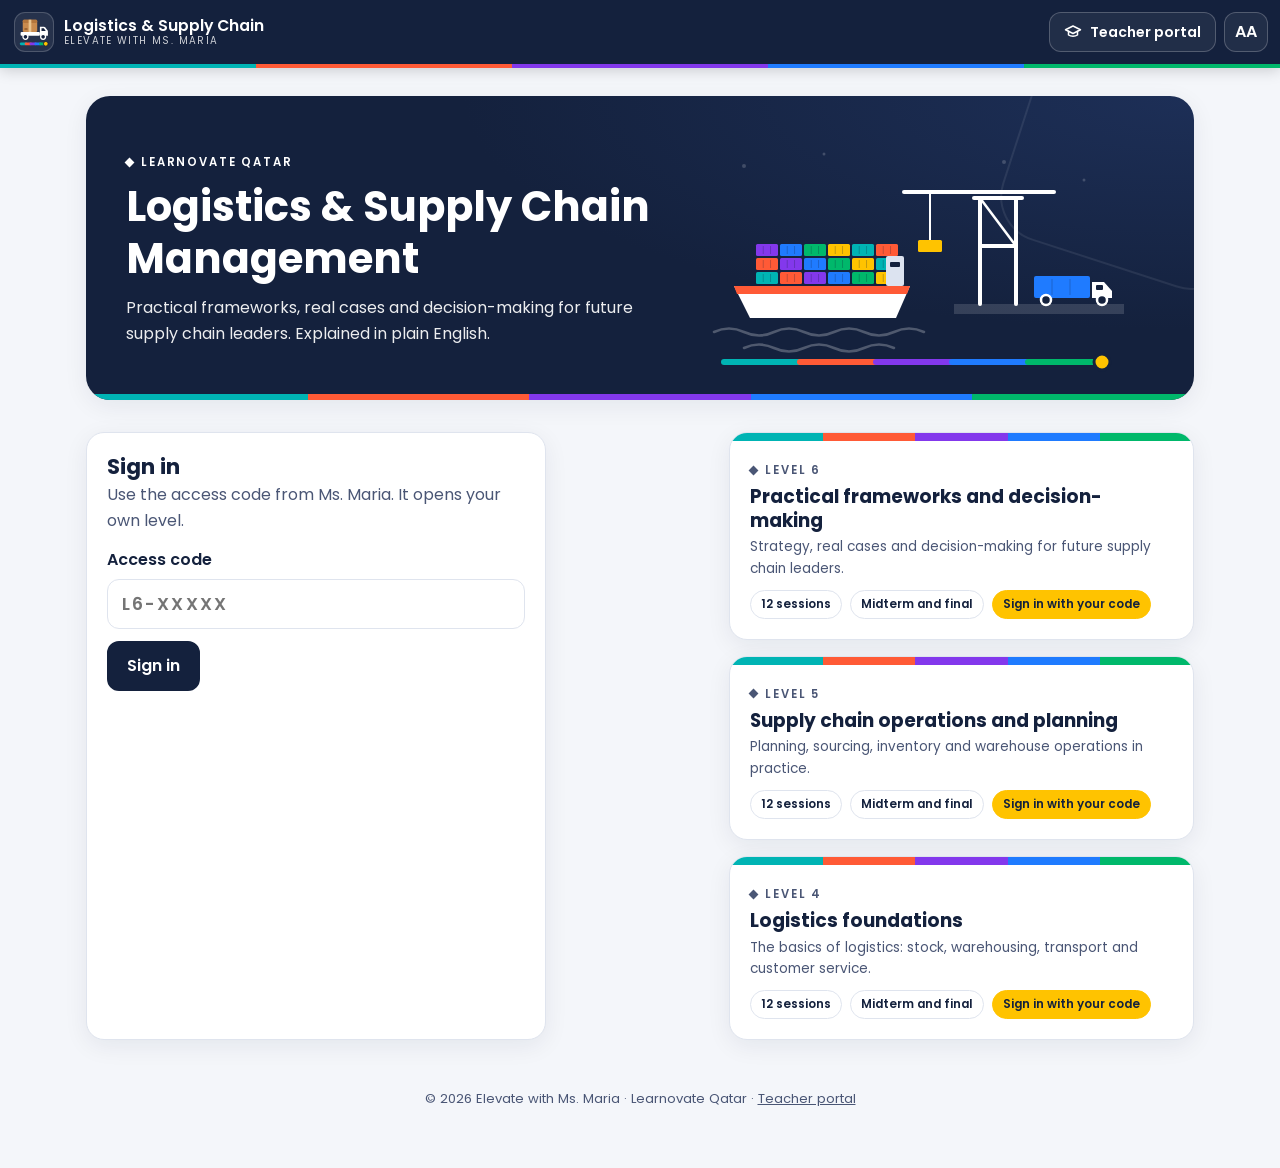
<file: index.html>
<!doctype html>
<html lang="en">
<head>
<meta charset="utf-8">
<meta name="viewport" content="width=device-width, initial-scale=1, viewport-fit=cover">
<title>Logistics & Supply Chain Management · Elevate with Ms. Maria</title>
<meta name="description" content="Logistics & Supply Chain Management course app. Elevate with Ms. Maria · Learnovate Qatar.">
<meta name="theme-color" content="#14213D">
<meta name="apple-mobile-web-app-capable" content="yes">
<meta name="apple-mobile-web-app-status-bar-style" content="black-translucent">
<meta name="apple-mobile-web-app-title" content="LSCM Academy">
<link rel="manifest" href="manifest.webmanifest">
<link rel="icon" href="icons/logo.svg" type="image/svg+xml">
<link rel="apple-touch-icon" href="icons/apple-touch-icon.png">
<link rel="preconnect" href="https://fonts.googleapis.com">
<link rel="preconnect" href="https://fonts.gstatic.com" crossorigin>
<link href="https://fonts.googleapis.com/css2?family=Poppins:wght@400;500;600;700&display=swap" rel="stylesheet">
<link rel="stylesheet" href="assets/app.css?v=11">
</head>
<body>
<header class="top" id="top"></header>
<div class="shell">
  <nav class="side" id="side" aria-label="Main" hidden></nav>
  <main id="main" tabindex="-1">
    <div class="empty">Loading…</div>
    <noscript><p class="note">Please turn on JavaScript to use the course site.</p></noscript>
  </main>
</div>
<nav class="tabbar" id="tabbar" aria-label="Main" hidden></nav>
<div class="sheet-bg" id="sheetBg"></div>
<div class="sheet" id="sheet" role="menu"></div>
<script src="config.js?v=1"></script>
<script src="assets/art.js?v=3"></script>
<script src="assets/tools.js?v=3"></script>
<script src="assets/sims.js?v=1"></script>
<script src="assets/explore.js?v=1"></script>
<script src="assets/lab.js?v=2"></script>
<script src="assets/workbook.js?v=1"></script>
<script src="assets/app.js?v=12"></script>
</body>
</html>
</file>
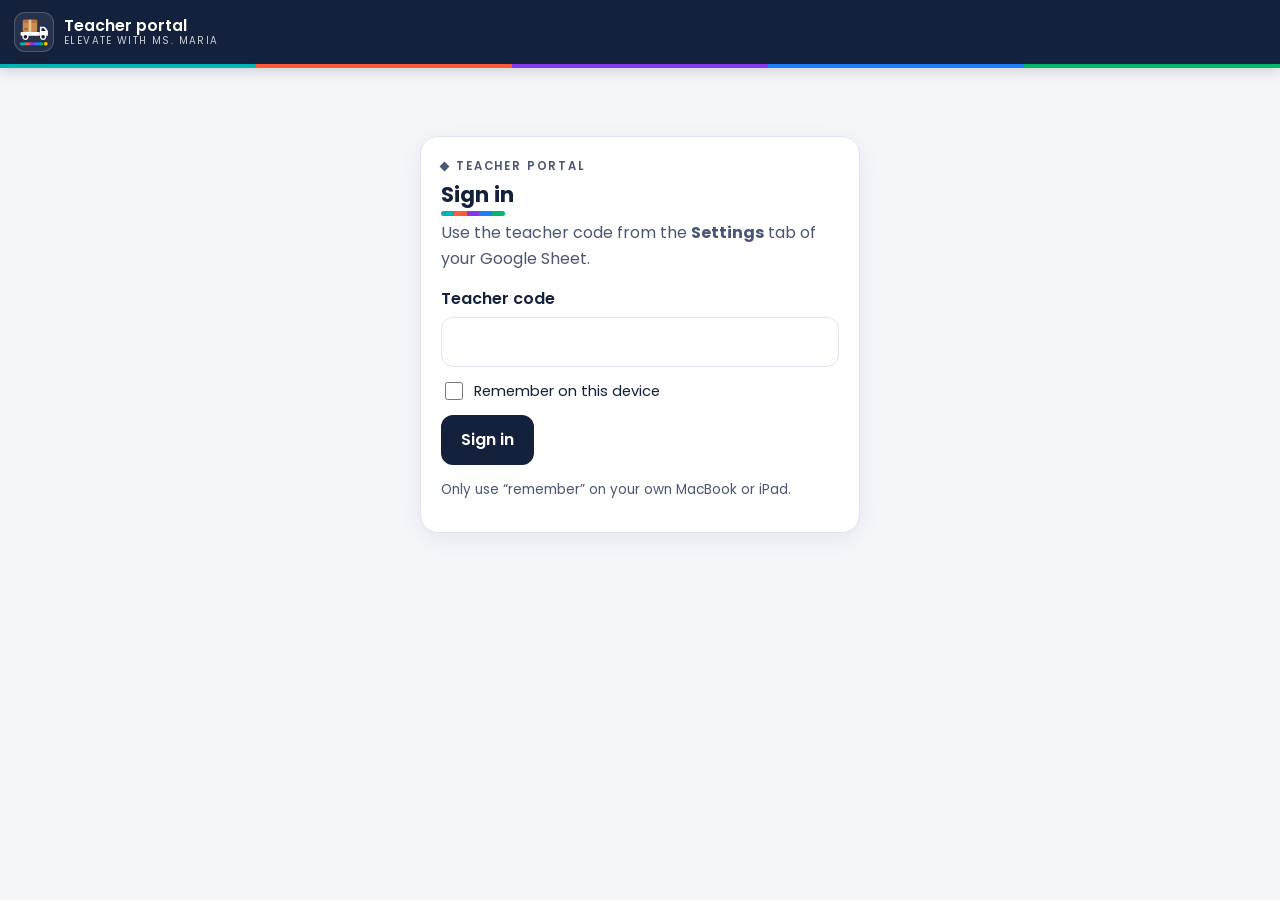
<file: teacher.html>
<!doctype html>
<html lang="en">
<head>
<meta charset="utf-8">
<meta name="viewport" content="width=device-width, initial-scale=1, viewport-fit=cover">
<title>Teacher portal · Logistics & Supply Chain Management</title>
<meta name="robots" content="noindex">
<meta name="theme-color" content="#14213D">
<link rel="icon" href="icons/logo.svg" type="image/svg+xml">
<link rel="apple-touch-icon" href="icons/apple-touch-icon.png">
<link rel="preconnect" href="https://fonts.googleapis.com">
<link rel="preconnect" href="https://fonts.gstatic.com" crossorigin>
<link href="https://fonts.googleapis.com/css2?family=Poppins:wght@400;500;600;700&display=swap" rel="stylesheet">
<link rel="stylesheet" href="assets/app.css?v=11">
<link rel="stylesheet" href="assets/teacher.css?v=3">
</head>
<body class="teacher">
<header class="top" id="top"></header>
<div class="shell">
  <nav class="side" id="side" aria-label="Teacher" hidden></nav>
  <main id="main" tabindex="-1"><div class="empty">Loading…</div></main>
</div>
<nav class="tnav-phone" id="tnavPhone" aria-label="Teacher" hidden></nav>
<script src="config.js?v=1"></script>
<script src="assets/art.js?v=3"></script>
<script src="assets/teacher.js?v=7"></script>
</body>
</html>
</file>
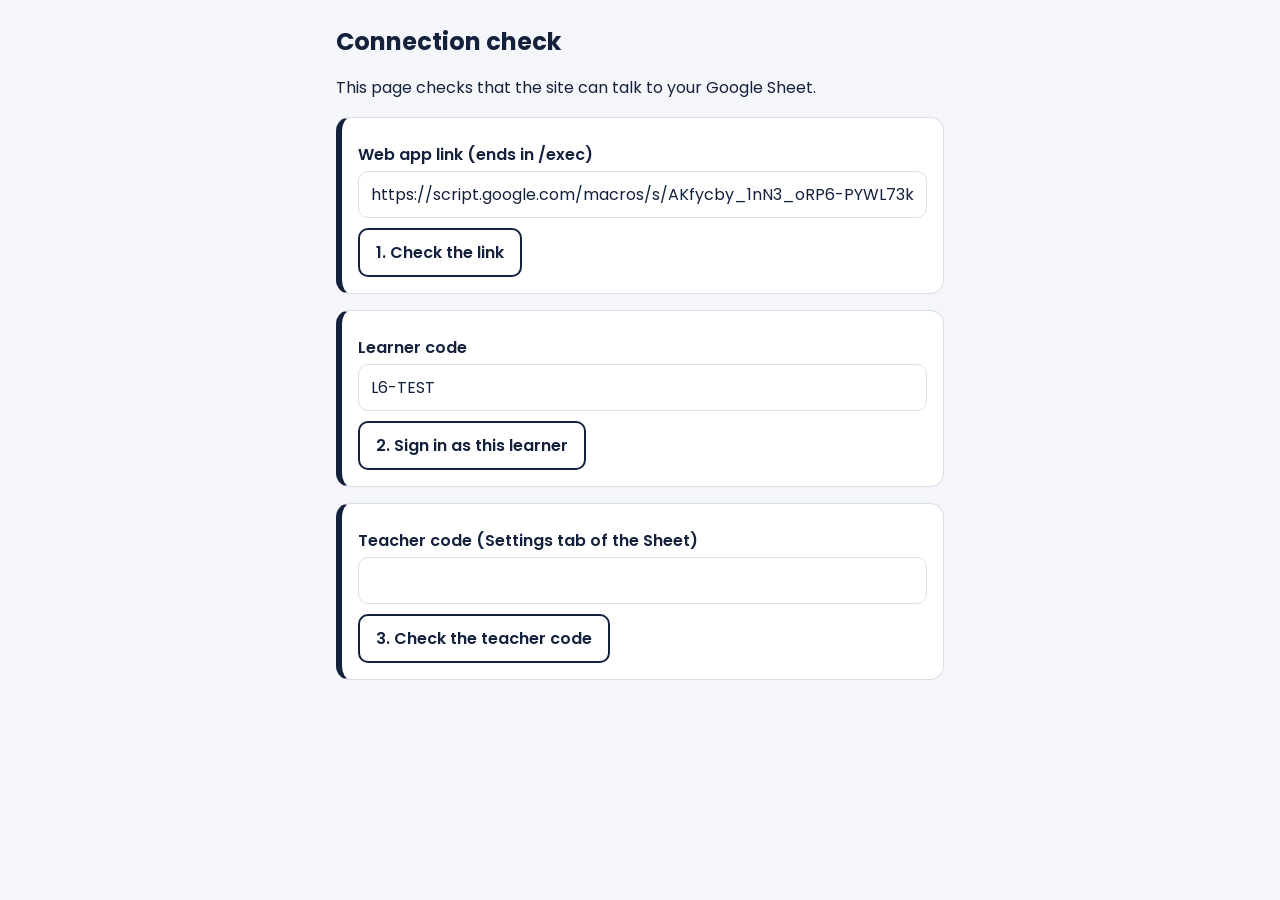
<file: setup/check.html>
<!doctype html>
<html lang="en">
<head>
<meta charset="utf-8">
<meta name="viewport" content="width=device-width, initial-scale=1">
<title>Connection check</title>
<link rel="preconnect" href="https://fonts.googleapis.com">
<link rel="preconnect" href="https://fonts.gstatic.com" crossorigin>
<link href="https://fonts.googleapis.com/css2?family=Poppins:wght@400;600;700&display=swap" rel="stylesheet">
<style>
  :root { --navy:#14213D; --line:#D9DEE8; --ok:#00B86B; --bad:#FF5A36; --tint:#F4F6FA; }
  * { box-sizing: border-box; }
  body { margin:0; font-family:Poppins, system-ui, sans-serif; color:var(--navy); background:var(--tint); }
  main { max-width:640px; margin:0 auto; padding:24px 16px 48px; }
  h1 { font-size:1.5rem; margin:0 0 4px; }
  p { line-height:1.6; }
  .card { background:#fff; border:1px solid var(--line); border-left:6px solid var(--navy); border-radius:14px; padding:16px; margin:16px 0; }
  label { display:block; font-weight:600; margin:8px 0 4px; }
  input { width:100%; font:inherit; color:var(--navy); padding:10px 12px; border:1px solid var(--line); border-radius:10px; }
  button { font:inherit; font-weight:600; color:var(--navy); background:#fff; border:2px solid var(--navy); border-radius:10px; padding:10px 16px; margin-top:10px; cursor:pointer; }
  button:hover { background:var(--tint); }
  .result { margin-top:10px; padding:10px 12px; border-radius:10px; background:var(--tint); white-space:pre-wrap; font-size:.9rem; }
  .result.ok { border-left:6px solid var(--ok); }
  .result.bad { border-left:6px solid var(--bad); }
</style>
</head>
<body>
<main>
  <h1>Connection check</h1>
  <p>This page checks that the site can talk to your Google Sheet.</p>

  <div class="card">
    <label for="url">Web app link (ends in /exec)</label>
    <input id="url" placeholder="https://script.google.com/macros/s/.../exec">
    <button id="ping">1. Check the link</button>
    <div id="pingOut" class="result" hidden></div>
  </div>

  <div class="card">
    <label for="code">Learner code</label>
    <input id="code" value="L6-TEST">
    <button id="login">2. Sign in as this learner</button>
    <div id="loginOut" class="result" hidden></div>
  </div>

  <div class="card">
    <label for="tcode">Teacher code (Settings tab of the Sheet)</label>
    <input id="tcode" type="password" autocomplete="off">
    <button id="teacher">3. Check the teacher code</button>
    <div id="teacherOut" class="result" hidden></div>
  </div>
</main>
<script src="../config.js"></script>
<script>
  var urlBox = document.getElementById('url');
  urlBox.value = (window.LSCM_CONFIG && window.LSCM_CONFIG.scriptUrl) || '';

  function call(body) {
    // text/plain avoids the browser's extra "preflight" request, which Apps Script does not answer.
    return fetch(urlBox.value.trim(), { method: 'POST', headers: { 'Content-Type': 'text/plain;charset=utf-8' },
      body: JSON.stringify(body), redirect: 'follow' }).then(function (r) { return r.json(); });
  }
  function show(id, good, text) {
    var el = document.getElementById(id);
    el.hidden = false; el.className = 'result ' + (good ? 'ok' : 'bad'); el.textContent = text;
  }
  function failed(id) {
    return function () { show(id, false, 'No answer. Check the link is the Web app link ending in /exec, and that "Who has access" is set to Anyone.'); };
  }
  document.getElementById('ping').onclick = function () {
    call({ action: 'ping' }).then(function (r) {
      show('pingOut', r.ok, r.ok ? 'Connected. Script version ' + r.version + '.' : r.error);
    }, failed('pingOut'));
  };
  document.getElementById('login').onclick = function () {
    call({ action: 'login', code: document.getElementById('code').value }).then(function (r) {
      if (!r.ok) return show('loginOut', false, r.error);
      var open = r.sessions.filter(function (s) { return s.status === 'Open'; }).length;
      show('loginOut', true, 'Signed in as ' + r.student.name + ' (Level ' + r.student.level + ').\n' +
        r.sessions.length + ' sessions found, ' + open + ' open.');
    }, failed('loginOut'));
  };
  document.getElementById('teacher').onclick = function () {
    call({ action: 'tLogin', teacherCode: document.getElementById('tcode').value }).then(function (r) {
      if (!r.ok) return show('teacherOut', false, r.error);
      show('teacherOut', true, 'Teacher code accepted.\n' + r.levels.map(function (l) { return l.name + ': ' + l.status; }).join('\n'));
    }, failed('teacherOut'));
  };
</script>
</body>
</html>
</file>
<file: assets/app.css>
/* Logistics & Supply Chain Management Academy · Elevate with Ms. Maria */
:root {
  --navy: #14213D; --navy-2: #1d2f57; --muted: #4a5675; --faint: #7a849c;
  --bg: #F4F6FA; --card: #ffffff; --line: #DFE4EE; --line-2: #EEF1F6;
  --plan: #00B4B4; --source: #FF5A36; --make: #8338EC; --deliver: #1F7BFF; --return: #00B86B; --gold: #FFC300;
  --plan-t: #E6F8F8; --source-t: #FFEEEA; --make-t: #F2EBFD; --deliver-t: #E9F2FF; --return-t: #E6F8F0; --gold-t: #FFF6D6;
  --radius: 18px; --shadow: 0 6px 24px rgba(20, 33, 61, .07);
  --top: 64px; --tab: 64px; --side: 236px;
  --band: linear-gradient(90deg, var(--plan) 0 20%, var(--source) 20% 40%, var(--make) 40% 60%, var(--deliver) 60% 80%, var(--return) 80% 100%);
}
html[data-size="1"] { font-size: 112.5%; }
html[data-size="2"] { font-size: 125%; }
* { box-sizing: border-box; }
html { -webkit-text-size-adjust: 100%; scroll-padding-top: 80px; }
body { margin: 0; font-family: Poppins, system-ui, -apple-system, "Segoe UI", sans-serif; color: var(--navy); background: var(--bg); line-height: 1.6; -webkit-font-smoothing: antialiased; }
a { color: inherit; }
button, input, select, textarea { font: inherit; color: inherit; }
img, svg { display: block; }
h1, h2, h3, h4 { line-height: 1.25; margin: 0; }
p { margin: 0 0 .8em; }
.sr { position: absolute; width: 1px; height: 1px; overflow: hidden; clip: rect(0 0 0 0); white-space: nowrap; }
:focus-visible { outline: 3px solid var(--gold); outline-offset: 2px; border-radius: 6px; }

/* stage helpers */
.st-Plan    { --c: var(--plan);    --t: var(--plan-t); }
.st-Source  { --c: var(--source);  --t: var(--source-t); }
.st-Make    { --c: var(--make);    --t: var(--make-t); }
.st-Deliver { --c: var(--deliver); --t: var(--deliver-t); }
.st-Return  { --c: var(--return);  --t: var(--return-t); }

/* ---------------------------------------------------------------- top bar */
.top { position: sticky; top: 0; z-index: 30; background: var(--navy); color: #fff; box-shadow: 0 2px 14px rgba(0,0,0,.18); }
.top::after { content: ""; display: block; height: 4px; background: var(--band); }
.top-in { height: var(--top); display: flex; align-items: center; gap: 10px; padding: 0 12px 0 14px; }
.brand { display: flex; align-items: center; gap: 10px; text-decoration: none; color: #fff; min-width: 0; }
.logo { width: 40px; height: 40px; border-radius: 11px; background: rgba(255,255,255,.08); border: 1px solid rgba(255,255,255,.18); display: grid; place-items: center; flex: none; }
.brand-t { line-height: 1.2; min-width: 0; }
.brand-t b { display: block; font-size: .98rem; font-weight: 600; white-space: nowrap; overflow: hidden; text-overflow: ellipsis; }
.brand-t small { display: block; font-size: .62rem; letter-spacing: .14em; text-transform: uppercase; opacity: .8; white-space: nowrap; }
.top-search { flex: 1; display: none; max-width: 420px; margin-left: auto; position: relative; }
.top-search input { width: 100%; height: 40px; border-radius: 12px; border: 1px solid rgba(255,255,255,.2); background: rgba(255,255,255,.1); color: #fff; padding: 0 12px 0 38px; }
.top-search input::placeholder { color: rgba(255,255,255,.7); }
.top-search svg { position: absolute; left: 11px; top: 10px; stroke: #fff; opacity: .8; }
.top-btns { display: flex; gap: 8px; margin-left: auto; align-items: center; }
.ibtn { height: 40px; min-width: 40px; padding: 0 10px; border-radius: 12px; border: 1px solid rgba(255,255,255,.22); background: rgba(255,255,255,.06); color: #fff; display: grid; place-items: center; cursor: pointer; font-weight: 600; }
.ibtn:hover { background: rgba(255,255,255,.14); }
.ibtn svg { stroke: #fff; }
.avatar { width: 40px; height: 40px; border-radius: 50%; background: #CFE0FF; color: var(--navy); font-weight: 700; border: 0; cursor: pointer; }
.phone-search { display: none; padding: 0 12px 12px; }
.phone-search.on { display: block; }
.phone-search input { width: 100%; height: 42px; border-radius: 12px; border: 0; padding: 0 12px; color: var(--navy); }

/* ------------------------------------------------------------------ shell */
.shell { display: block; }
.side { display: none; }
main { padding: 16px 16px calc(var(--tab) + 32px + env(safe-area-inset-bottom)); max-width: 1180px; margin: 0 auto; min-height: 60vh; }
.tabbar { position: fixed; z-index: 30; left: 0; right: 0; bottom: 0; background: #fff; border-top: 1px solid var(--line); display: grid; grid-template-columns: repeat(5, 1fr); padding-bottom: env(safe-area-inset-bottom); box-shadow: 0 -4px 18px rgba(20,33,61,.06); }
.tabbar a { display: flex; flex-direction: column; align-items: center; justify-content: center; gap: 2px; height: var(--tab); text-decoration: none; font-size: .7rem; font-weight: 500; color: var(--muted); }
.tabbar a svg { stroke: var(--muted); }
.tabbar a.on { color: var(--navy); font-weight: 700; }
.tabbar a.on svg { stroke: var(--navy); }
.tabbar a.on .tico { background: var(--line-2); }
.tico { width: 44px; height: 28px; border-radius: 14px; display: grid; place-items: center; }

@media (min-width: 768px) {
  .top-search { display: block; }
  .ibtn.only-phone { display: none; }
  .shell { display: grid; grid-template-columns: var(--side) minmax(0, 1fr); }
  .side { display: flex; flex-direction: column; position: sticky; top: calc(var(--top) + 4px); height: calc(100vh - var(--top) - 4px); overflow: auto; background: #fff; border-right: 1px solid var(--line); padding: 16px 12px; }
  .tabbar { display: none; }
  main { padding: 24px 24px 48px; width: 100%; }
}
@media (min-width: 1100px) { main { padding: 28px 36px 56px; } }

.side a.nav { display: flex; align-items: center; gap: 12px; padding: 11px 12px; border-radius: 12px; text-decoration: none; font-weight: 500; color: var(--navy); margin-bottom: 2px; }
.side a.nav svg { stroke: var(--navy); flex: none; }
.side a.nav:hover { background: var(--bg); }
.side a.nav.on { background: var(--navy); color: #fff; font-weight: 600; }
.side a.nav.on svg { stroke: #fff; }
.side-h { font-size: .7rem; letter-spacing: .14em; text-transform: uppercase; color: var(--faint); font-weight: 600; margin: 18px 12px 6px; }
.side-route { margin: 6px 4px 0; padding: 12px; border-radius: 14px; background: var(--bg); }
.side-route .mini { display: flex; gap: 4px; margin-top: 8px; }
.side-route .mini i { flex: 1; height: 8px; border-radius: 4px; background: var(--line); }
.side-route .mini i.done { background: var(--c); }
.side-foot { margin-top: auto; padding: 12px; font-size: .78rem; color: var(--muted); }

/* ----------------------------------------------------------------- common */
.card { background: var(--card); border: 1px solid var(--line); border-radius: var(--radius); box-shadow: var(--shadow); }
.pad { padding: 20px; }
.sec { margin: 32px 0 0; }
.sec > h2, .h2 { font-size: 1.35rem; font-weight: 700; }
.sub { color: var(--muted); margin: 2px 0 14px; }
.eyebrow { font-size: .72rem; font-weight: 600; letter-spacing: .16em; text-transform: uppercase; display: flex; align-items: center; gap: 8px; }
.eyebrow::before { content: ""; width: 7px; height: 7px; background: currentColor; transform: rotate(45deg); flex: none; }
.grid { display: grid; gap: 16px; }
@media (min-width: 720px) { .g2 { grid-template-columns: repeat(2, minmax(0,1fr)); } .g3 { grid-template-columns: repeat(3, minmax(0,1fr)); } .g4 { grid-template-columns: repeat(4, minmax(0,1fr)); } .g5 { grid-template-columns: repeat(5, minmax(0,1fr)); } }
@media (min-width: 1000px) { .g-home { grid-template-columns: 1.35fr 1fr; } }
.btn { display: inline-flex; align-items: center; justify-content: center; gap: 8px; min-height: 44px; padding: 10px 18px; border-radius: 12px; font-weight: 600; text-decoration: none; cursor: pointer; border: 2px solid var(--navy); background: var(--navy); color: #fff; }
.btn svg { stroke: currentColor; }
.btn:hover { background: var(--navy-2); }
.btn.ghost { background: #fff; color: var(--navy); }
.btn.ghost:hover { background: var(--bg); }
.btn.light { background: #fff; color: var(--navy); border-color: #fff; }
.btn.outline-w { background: transparent; color: #fff; border-color: rgba(255,255,255,.55); }
.btn[disabled] { opacity: .5; cursor: not-allowed; }
.btns { display: flex; flex-wrap: wrap; gap: 10px; }
.chip { display: inline-flex; align-items: center; gap: 6px; font-size: .74rem; font-weight: 600; padding: 4px 10px; border-radius: 999px; border: 1.5px solid var(--line); background: #fff; white-space: nowrap; }
.chip .d { width: 8px; height: 8px; border-radius: 50%; background: var(--c, var(--navy)); }
.chip.gold { background: var(--gold); border-color: var(--gold); color: var(--navy); }
.chip.done { border-color: var(--return); }
.chip.lock { color: var(--muted); }
.note { padding: 12px 14px; border-radius: 12px; background: var(--bg); border-left: 5px solid var(--navy); font-size: .92rem; }
.note.err { border-left-color: var(--source); }
.note.ok { border-left-color: var(--return); }
.muted { color: var(--muted); }
.small { font-size: .85rem; }
.empty { text-align: center; padding: 36px 20px; color: var(--muted); }
.empty svg { margin: 0 auto 10px; stroke: var(--faint); }

/* ------------------------------------------------------------------- hero */
.hero { background: radial-gradient(120% 140% at 100% 0%, var(--navy-2) 0%, var(--navy) 55%); color: #fff; border-radius: 24px; padding: 28px 22px; position: relative; overflow: hidden; box-shadow: var(--shadow); }
.hero::after { content: ""; position: absolute; right: -70px; top: -70px; width: 240px; height: 240px; border-radius: 46px; border: 2px solid rgba(255,255,255,.08); transform: rotate(18deg); pointer-events: none; }
.hero h1 { font-size: clamp(1.6rem, 4.2vw, 2.6rem); font-weight: 700; margin: 10px 0 10px; }
.hero p { opacity: .92; max-width: 56ch; }
.hero-in { display: grid; gap: 20px; align-items: center; position: relative; z-index: 1; }
@media (min-width: 900px) { .hero { padding: 40px 40px; } .hero-in { grid-template-columns: 1fr auto; } }
.ring { --p: 0; width: 150px; height: 150px; border-radius: 50%; display: grid; place-items: center; justify-self: center;
  background: conic-gradient(var(--ringc, #8FB8FF) calc(var(--p) * 1%), rgba(255,255,255,.12) 0); }
.ring > div { width: 118px; height: 118px; border-radius: 50%; background: var(--navy); display: grid; place-items: center; text-align: center; }
.ring b { font-size: 1.9rem; line-height: 1; display: block; }
.ring small { font-size: .75rem; opacity: .85; }
.ring.light > div { background: #fff; color: var(--navy); }
.ring.light { background: conic-gradient(var(--navy) calc(var(--p) * 1%), var(--line) 0); width: 120px; height: 120px; }
.ring.light > div { width: 94px; height: 94px; }
.ring.light b { font-size: 1.5rem; }

/* --------------------------------------------------------------- sign in */
.signin { max-width: 460px; }
.field { display: block; margin: 0 0 12px; }
.field span { display: block; font-weight: 600; margin-bottom: 6px; }
.input, textarea.input, select.input { width: 100%; min-height: 46px; border-radius: 12px; border: 1.5px solid var(--line); background: #fff; padding: 10px 14px; }
textarea.input { min-height: 130px; resize: vertical; line-height: 1.55; }
.input:focus { border-color: var(--navy); outline: none; }
.code-input { text-transform: uppercase; letter-spacing: .12em; font-weight: 600; font-size: 1.1rem; }

/* ----------------------------------------------------------- route line */
.route-h { overflow-x: auto; padding: 22px 8px 14px; -webkit-overflow-scrolling: touch; scrollbar-width: thin; }
.route-h ol { list-style: none; margin: 0; padding: 0; display: grid; grid-template-columns: repeat(12, minmax(78px, 1fr)); min-width: 940px; }
.route-h li { position: relative; text-align: center; }
.route-h li::before { content: ""; position: absolute; top: 19px; left: -50%; width: 100%; height: 6px; background: var(--c); opacity: .35; z-index: 0; }
.route-h li.on::before, .route-h li.done::before { opacity: 1; }
.route-h li:first-child::before { display: none; }
.route-h a { text-decoration: none; display: block; position: relative; z-index: 1; }
.pin { width: 44px; height: 44px; margin: 0 auto 6px; border-radius: 50%; border: 5px solid var(--c); background: #fff; display: grid; place-items: center; font-weight: 700; font-size: .95rem; }
li.done .pin { background: var(--c); }
li.done .pin span { color: #fff; }
li.done .pin svg { stroke: #fff; }
li.lock .pin { border-color: var(--line); color: var(--faint); }
li.now .pin { box-shadow: 0 0 0 5px var(--gold); }
li.exam .pin { border-radius: 12px; transform: rotate(45deg); width: 38px; height: 38px; margin-top: 3px; margin-bottom: 9px; border-color: var(--gold); }
li.exam .pin > * { transform: rotate(-45deg); }
.route-h small { display: block; font-size: .72rem; color: var(--muted); line-height: 1.25; padding: 0 2px; }
.route-h li.on small, .route-h li.done small { color: var(--navy); font-weight: 600; }

/* vertical route (sessions list, progress) */
.route-v { list-style: none; margin: 0; padding: 0; }
.route-v > li { position: relative; padding: 0 0 14px 64px; }
.route-v > li::before { content: ""; position: absolute; left: 22px; top: 44px; bottom: -4px; width: 6px; border-radius: 3px; background: var(--c); opacity: .35; }
.route-v > li.on::before, .route-v > li.done::before { opacity: 1; }
.route-v > li:last-child::before { display: none; }
.route-v .pin { position: absolute; left: 3px; top: 2px; margin: 0; }
.route-v li.exam .pin { left: 6px; }
.srow { display: block; text-decoration: none; padding: 14px 16px; border-left: 6px solid var(--c); }
.srow:hover { box-shadow: 0 8px 26px rgba(20,33,61,.1); }
.srow h3 { font-size: 1.02rem; font-weight: 600; margin: 2px 0 4px; }
.srow p { margin: 0; color: var(--muted); font-size: .9rem; }
.srow .meta { display: flex; flex-wrap: wrap; gap: 6px; align-items: center; }
.stage-h { display: flex; align-items: center; gap: 10px; margin: 18px 0 10px 4px; font-weight: 700; }
.stage-h i { width: 26px; height: 8px; border-radius: 4px; background: var(--c); }
.truck { position: absolute; left: -2px; top: -4px; width: 52px; height: 52px; border-radius: 50%; background: var(--gold); display: grid; place-items: center; box-shadow: 0 4px 14px rgba(20,33,61,.25); z-index: 2; }
.truck svg { stroke: var(--navy); }

/* ------------------------------------------------------------ home tiles */
.week { background: var(--navy); color: #fff; border-radius: var(--radius); padding: 22px; position: relative; overflow: hidden; }
.week h3 { font-size: 1.2rem; margin: 6px 0 4px; }
.week .muted { color: rgba(255,255,255,.75); }
.tiles { display: grid; grid-template-columns: repeat(auto-fill, minmax(118px, 1fr)); gap: 10px; margin-top: 16px; }
.tile { display: flex; flex-direction: column; gap: 8px; text-decoration: none; padding: 14px; border-radius: 14px; border: 1px solid rgba(255,255,255,.18); background: rgba(255,255,255,.05); min-height: 104px; }
.tile:hover { background: rgba(255,255,255,.12); }
.tile .ti { width: 34px; height: 34px; border-radius: 10px; background: rgba(255,255,255,.12); display: grid; place-items: center; }
.tile .ti svg { stroke: #fff; }
.tile b { font-size: .92rem; }
.tile small { font-size: .68rem; letter-spacing: .12em; text-transform: uppercase; opacity: .8; font-weight: 600; margin-top: auto; }
.tiles.light .tile { border-color: var(--line); background: #fff; }
.tiles.light .tile:hover { background: var(--bg); }
.tiles.light .tile .ti { background: var(--t, var(--bg)); }
.tiles.light .tile .ti svg { stroke: var(--c, var(--navy)); }
.tiles.light .tile small { color: var(--muted); opacity: 1; }
.tiles.light .tile.on { border: 2px solid var(--navy); }
.stat { padding: 16px 18px; }
.stat small { display: block; font-size: .68rem; letter-spacing: .14em; text-transform: uppercase; font-weight: 600; color: var(--muted); }
.stat b { display: block; font-size: 1.7rem; line-height: 1.2; margin: 4px 0 2px; }
.stat span { font-size: .85rem; color: var(--muted); }
.stagecard { background: var(--t); border-radius: var(--radius); padding: 16px 16px 16px 20px; border-left: 8px solid var(--c); }
.stagecard h3 { font-size: 1rem; display: flex; align-items: center; gap: 8px; }
.stagecard p { font-size: .88rem; margin: 4px 0 10px; }
.stagecard .chips { display: flex; flex-wrap: wrap; gap: 6px; }
.stagecard .chips a { text-decoration: none; }
.ann { border-left: 6px solid var(--gold); }
.ann + .ann { margin-top: 10px; }
.ann small { color: var(--muted); }
.install { display: flex; align-items: center; gap: 14px; padding: 14px 16px; }
.install .logo { background: var(--navy); }
.install p { margin: 0; font-size: .88rem; color: var(--muted); }
.x { margin-left: auto; background: none; border: 0; cursor: pointer; padding: 8px; }
.x svg { stroke: var(--muted); }

/* --------------------------------------------------------- session page */
.shead { padding: 20px 20px 20px 24px; border-left: 10px solid var(--c); }
.shead h1 { font-size: clamp(1.35rem, 3.4vw, 1.9rem); margin: 6px 0 6px; }
.stagebar { height: 10px; border-radius: 6px; background: var(--c); margin-bottom: 14px; width: 120px; }
.goals { margin: 0; padding-left: 1.2em; }
.goals li { margin: 4px 0; }
.panel { margin-top: 18px; }
.panel-h { display: flex; flex-wrap: wrap; align-items: center; gap: 10px; justify-content: space-between; margin-bottom: 12px; }
.locked { text-align: center; padding: 40px 20px; }
.locked .big { width: 72px; height: 72px; border-radius: 50%; margin: 0 auto 12px; display: grid; place-items: center; background: var(--bg); }

/* handout */
.handout section { padding: 18px 20px; border-top: 1px solid var(--line-2); }
.handout section:first-of-type { border-top: 0; }
.handout h3 { font-size: 1.1rem; margin-bottom: 10px; }
.handout ul, .handout ol { margin: 0 0 .8em; padding-left: 1.2em; }
.handout li { margin: 4px 0; }
.callout { padding: 12px 16px; border-radius: 12px; background: var(--bg); border-left: 5px solid var(--c, var(--navy)); margin: 0 0 .9em; }
.callout > b:first-child { display: block; margin-bottom: 2px; }
.tbl { width: 100%; overflow-x: auto; margin: 0 0 .9em; }
.tbl table { border-collapse: collapse; width: 100%; font-size: .9rem; }
@media (min-width: 560px) { .tbl table { min-width: 460px; } }
.tbl th { text-align: left; background: var(--bg); font-weight: 600; }
.tbl th, .tbl td { padding: 9px 12px; border-bottom: 1px solid var(--line); vertical-align: top; }
.steps { list-style: none; padding: 0 !important; counter-reset: s; }
.steps li { counter-increment: s; position: relative; padding: 8px 0 8px 44px !important; }
.steps li::before { content: counter(s); position: absolute; left: 0; top: 6px; width: 30px; height: 30px; border-radius: 50%; border: 3px solid var(--c, var(--navy)); display: grid; place-items: center; font-weight: 700; font-size: .85rem; }

/* quiz / forms */
.q { padding: 16px 18px; border-top: 1px solid var(--line-2); }
.q:first-child { border-top: 0; }
.q h4 { font-size: 1rem; font-weight: 600; margin-bottom: 10px; }
.opt { display: flex; gap: 10px; align-items: flex-start; padding: 10px 12px; border: 1.5px solid var(--line); border-radius: 12px; margin: 6px 0; cursor: pointer; }
.opt input { margin-top: 5px; accent-color: var(--navy); }
.opt.right { border-color: var(--return); background: var(--return-t); }
.opt.wrong { border-color: var(--source); background: var(--source-t); }
.why { margin-top: 8px; font-size: .9rem; }
.score { display: flex; align-items: center; gap: 14px; }
.score .big { font-size: 2rem; font-weight: 700; padding: 6px 16px; border-radius: 14px; background: var(--gold); }
.hint { font-size: .85rem; color: var(--muted); margin: 6px 0 0; }
.feedback { margin-top: 12px; padding: 12px 14px; border-radius: 12px; background: var(--gold-t); border-left: 5px solid var(--gold); }

/* flashcards / glossary */
.flash { perspective: 1000px; max-width: 560px; margin: 0 auto; }
.flash-in { position: relative; min-height: 220px; transition: transform .45s; transform-style: preserve-3d; cursor: pointer; }
.flash.flip .flash-in { transform: rotateY(180deg); }
.face { position: absolute; inset: 0; backface-visibility: hidden; -webkit-backface-visibility: hidden; display: flex; flex-direction: column; justify-content: center; align-items: center; text-align: center; padding: 24px; border-radius: var(--radius); background: #fff; border: 1px solid var(--line); border-top: 10px solid var(--c, var(--navy)); box-shadow: var(--shadow); }
.face.back { transform: rotateY(180deg); }
.face h3 { font-size: 1.5rem; }
.flash-nav { display: flex; justify-content: center; align-items: center; gap: 10px; margin-top: 14px; flex-wrap: wrap; }
.term { padding: 14px 16px; border-top: 1px solid var(--line-2); }
.term:first-child { border-top: 0; }
.term b { display: block; }
.term .ex { font-size: .85rem; color: var(--muted); }
.term.known b::after { content: " ✓"; color: var(--return); }

/* tabs (segmented) */
.seg { display: inline-flex; padding: 4px; border-radius: 12px; background: var(--line-2); gap: 4px; }
.seg button { border: 0; background: transparent; padding: 8px 14px; border-radius: 9px; cursor: pointer; font-weight: 600; font-size: .88rem; }
.seg button.on { background: #fff; box-shadow: 0 2px 6px rgba(20,33,61,.08); }

/* menu sheet */
.sheet-bg { position: fixed; inset: 0; background: rgba(20,33,61,.45); z-index: 50; display: none; }
.sheet-bg.on { display: block; }
.sheet { position: fixed; z-index: 51; right: 12px; top: calc(var(--top) + 10px); width: min(320px, calc(100vw - 24px)); background: #fff; border-radius: 18px; box-shadow: 0 18px 50px rgba(20,33,61,.28); padding: 10px; display: none; }
.sheet.on { display: block; }
.sheet a, .sheet button { display: flex; align-items: center; gap: 12px; width: 100%; padding: 12px; border-radius: 12px; text-decoration: none; background: none; border: 0; cursor: pointer; text-align: left; font-weight: 500; }
.sheet a:hover, .sheet button:hover { background: var(--bg); }
.sheet svg { stroke: var(--navy); }
.sheet .who { padding: 12px; border-bottom: 1px solid var(--line); margin-bottom: 6px; }
.sheet .who small { color: var(--muted); }

/* toast */
.toast { position: fixed; left: 50%; bottom: calc(var(--tab) + 18px + env(safe-area-inset-bottom)); transform: translateX(-50%); background: var(--navy); color: #fff; padding: 12px 18px; border-radius: 12px; z-index: 60; box-shadow: 0 10px 30px rgba(20,33,61,.3); max-width: calc(100vw - 32px); }
@media (min-width: 768px) { .toast { bottom: 24px; } }

/* footer */
.foot { margin-top: 48px; color: var(--muted); font-size: .82rem; text-align: center; padding-bottom: 8px; }

/* search results */
.res { display: block; text-decoration: none; padding: 14px 16px; border-top: 1px solid var(--line-2); }
.res:first-child { border-top: 0; }
.res small { color: var(--muted); display: block; }
mark { background: var(--gold-t); color: inherit; border-radius: 3px; padding: 0 2px; }

/* class calendar */
.cal { list-style: none; margin: 0; padding: 0; display: grid; gap: 8px; }
@media (min-width: 900px) { .cal.compact { grid-template-columns: repeat(2, minmax(0, 1fr)); } }
.cal-a { display: flex; align-items: center; gap: 12px; padding: 10px 12px; border-radius: 12px; border: 1.5px solid var(--line); background: #fff; color: inherit; text-decoration: none; border-left: 6px solid var(--c, var(--line)); }
a.cal-a:hover { border-color: var(--c, var(--navy)); }
.cal-d { display: grid; place-items: center; min-width: 46px; line-height: 1.05; }
.cal-d b { font-size: 1.3rem; } .cal-d small { font-size: .72rem; text-transform: uppercase; color: var(--muted); font-weight: 600; }
.cal-t { display: grid; gap: 2px; min-width: 0; flex: 1; } .cal-t b { font-size: .92rem; } .cal-t small { color: var(--muted); font-size: .78rem; }
.cal-i.past .cal-a { opacity: .6; }
.cal-i.now .cal-a { border-color: var(--gold); box-shadow: 0 0 0 2px var(--gold) inset; border-left-color: var(--c, var(--gold)); }
.cal-i.off .cal-a { background: var(--bg, #f5f7fb); border-style: dashed; border-left-style: solid; }
.cal-i.exam .cal-t b::after { content: " ★"; color: var(--gold); }
.cal-box { margin: 0 0 22px; } .cal-box summary { cursor: pointer; margin-bottom: 12px; list-style-position: inside; }

@media print {
  .top, .side, .tabbar, .noprint, .panel-h .btns, .tiles { display: none !important; }
  main { padding: 0; max-width: none; }
  .card { box-shadow: none; border: 0; }
  body { background: #fff; }
}
@media (prefers-reduced-motion: reduce) { * { transition: none !important; animation: none !important; } }

/* signed out: no sidebar or tab bar */
.side[hidden], .tabbar[hidden] { display: none !important; }
body.out .shell { display: block; }
body.out main { padding-bottom: 40px; }

/* stage cards: as many columns as fit (5 on wide screens, 2–3 on iPad, 1 on phones) */
@media (min-width: 720px) { .g5 { grid-template-columns: repeat(auto-fit, minmax(180px, 1fr)); } }
@media (min-width: 1280px) { .g5 { grid-template-columns: repeat(5, minmax(0, 1fr)); } }
/* install banner wraps on small screens */
.install { flex-wrap: wrap; }
.install > div { flex: 1 1 170px; min-width: 0; }
.install .btn { margin-left: 0 !important; }

/* ------------------------------------------------------------- tools */
.back { display: inline-block; margin: 0 0 10px; font-weight: 600; text-decoration: none; color: var(--muted); }
.back:hover { color: var(--navy); }
.toolcard { display: flex; flex-direction: column; gap: 6px; text-decoration: none; border-top: 6px solid var(--c); }
.toolcard:hover { box-shadow: 0 10px 28px rgba(20,33,61,.12); }
.toolcard .ti { width: 40px; height: 40px; border-radius: 12px; background: var(--t); display: grid; place-items: center; }
.toolcard .ti svg { stroke: var(--c); }
.toolcard small { color: var(--muted); font-size: .85rem; line-height: 1.45; }
.tool-grid { display: grid; gap: 16px; align-items: start; }
@media (min-width: 1000px) { .tool-grid { grid-template-columns: minmax(280px, 380px) minmax(0, 1fr); } .tool-in { position: sticky; top: calc(var(--top) + 20px); } }
.unit-wrap { position: relative; }
.unit-wrap .input { padding-right: 130px; }
.unit-wrap small { position: absolute; right: 12px; top: 50%; transform: translateY(-50%); color: var(--muted); font-size: .76rem; max-width: 118px; text-align: right; line-height: 1.2; pointer-events: none; }
.results { display: grid; gap: 8px; margin-bottom: 6px; }
.res-row { display: flex; justify-content: space-between; align-items: center; gap: 12px; padding: 10px 14px; border-radius: 12px; background: var(--bg); }
.res-row b { text-align: right; }
.res-row small { color: var(--muted); font-weight: 400; }
.res-row.main { background: var(--gold-t); border-left: 6px solid var(--gold); }
.res-row.main b { font-size: 1.25rem; }
.steps-h { font-size: 1rem; margin: 18px 0 6px; }
.steps.work li { padding-top: 6px !important; padding-bottom: 6px !important; }
.steps.work li::before { border-color: var(--c, var(--navy)); width: 26px; height: 26px; top: 6px; font-size: .78rem; }
.steps.work code, .res-row code { font-family: ui-monospace, "SF Mono", Menlo, Consolas, monospace; font-size: .86em; background: var(--line-2); padding: 1px 6px; border-radius: 6px; white-space: normal; word-break: break-word; }
table.edit { min-width: 0 !important; }
table.edit td, table.edit th { padding: 6px; }
.input.sm { min-height: 38px; padding: 6px 10px; font-size: .9rem; }
.input.num { max-width: 110px; }
.field.inline { display: inline-flex; align-items: center; gap: 6px; margin: 0; font-size: .88rem; }
.field.inline span { margin: 0; font-weight: 600; }
.field.inline .input { width: 70px; }
.cls { display: inline-grid; place-items: center; width: 28px; height: 28px; border-radius: 8px; font-weight: 700; border: 2px solid; }
.cls-A { border-color: var(--source); background: var(--source-t); }
.cls-B { border-color: var(--gold); background: var(--gold-t); }
.cls-C { border-color: var(--return); background: var(--return-t); }
.chart { margin: 14px 0; }
.chart svg { width: 100%; height: auto; }
.chart figcaption { display: flex; flex-wrap: wrap; gap: 14px; font-size: .8rem; color: var(--muted); }
.chart figcaption i { display: inline-block; width: 14px; height: 4px; border-radius: 2px; margin-right: 6px; vertical-align: middle; }
.heat { display: grid; grid-template-columns: 22px 1fr; grid-template-rows: 1fr 22px; gap: 4px; max-width: 360px; }
.heat-y { writing-mode: vertical-rl; transform: rotate(180deg); text-align: center; font-size: .75rem; color: var(--muted); }
.heat-x { grid-column: 2; text-align: center; font-size: .75rem; color: var(--muted); }
.heat-g { display: grid; grid-template-columns: repeat(5, 1fr); gap: 4px; }
.hc { aspect-ratio: 1; border-radius: 8px; display: flex; flex-wrap: wrap; align-content: center; justify-content: center; gap: 2px; padding: 2px; border: 2px solid transparent; }
.hc span { min-width: 20px; height: 20px; border-radius: 10px; background: #fff; border: 2px solid var(--navy); font-size: .7rem; font-weight: 700; display: grid; place-items: center; }
.hc-Low { background: var(--return-t); border-color: #bfe9d4; }
.hc-Medium { background: var(--gold-t); border-color: #ffe7a0; }
.hc-High { background: var(--source-t); border-color: #ffc9bb; }
.hc-Critical { background: #ffd9cf; border-color: var(--source); }

table.edit td:first-child { min-width: 150px; }
@media (max-width: 560px) { .input.num { max-width: 76px; } }

/* ======================================================= colour & energy */
.st-Gold { --c: var(--gold); --t: var(--gold-t); }
.sec > h2, h1.h2 { position: relative; padding-bottom: 8px; }
.sec > h2::after, h1.h2::after { content: ""; position: absolute; left: 0; bottom: 0; width: 64px; height: 5px; border-radius: 3px; background: var(--band); }
/* sidebar: coloured icon squares */
.side a.nav .nico { width: 32px; height: 32px; border-radius: 10px; display: grid; place-items: center; background: var(--t); flex: none; }
.side a.nav .nico svg { stroke: var(--c); }
.side a.nav.on .nico { background: #fff; }
.side a.nav.on .nico svg { stroke: var(--c); }
.side a.nav.on { box-shadow: inset 5px 0 0 var(--c); }
/* phone tabs: active tab gets its colour */
.tabbar a .tico svg { stroke: var(--muted); }
.tabbar a.on .tico { background: var(--t); }
.tabbar a.on .tico svg { stroke: var(--c); }
.tabbar a.on { box-shadow: inset 0 3px 0 var(--c); }
/* hero */
.hero { padding-bottom: 24px; }
.hero::before { content: ""; position: absolute; left: 0; right: 0; bottom: 0; height: 6px; background: var(--band); }
.hero-art { justify-self: center; width: 100%; max-width: 420px; }
.hero-art .scene { width: 100%; height: auto; }
.hero-stats { display: flex; flex-wrap: wrap; gap: 8px; margin-top: 16px; }
.hero-stats span { display: inline-flex; align-items: center; gap: 8px; padding: 6px 12px; border-radius: 999px; background: rgba(255,255,255,.1); border: 1px solid rgba(255,255,255,.18); font-size: .85rem; }
.hero-stats .dot { width: 10px; height: 10px; border-radius: 50%; background: var(--gold); }
.hero-stats .dot.g { background: var(--return); }
.hero-stats .dot.v { background: var(--plan); }
@media (min-width: 900px) { .hero-in { grid-template-columns: 1.1fr 1fr; } }
@media (max-width: 899px) { .hero-art { max-width: 340px; } }
/* This week tiles: icon square in its own colour */
.tile .ti { background: var(--c, rgba(255,255,255,.12)); }
.tile .ti svg { stroke: #fff; }
.tiles.light .tile .ti { background: var(--c, var(--bg)); }
.tiles.light .tile .ti svg { stroke: #fff; }
.tiles.light .tile { border-top: 5px solid var(--c, var(--line)); }
.st-Gold .ti svg { stroke: var(--navy) !important; }
/* stage cards with pictures */
.stagecard { position: relative; overflow: hidden; padding-top: 74px; }
.stagecard .stage-art { position: absolute; top: 8px; right: 10px; width: 92px; height: 69px; }
.stagecard h3 { position: relative; }
/* session header picture */
.shead { position: relative; overflow: hidden; }
.head-art { display: none; }
@media (min-width: 720px) { .head-art { display: block; position: absolute; right: 18px; top: 50%; transform: translateY(-50%); width: 140px; height: 105px; opacity: .95; }
  .shead > h1, .shead > p, .labsoon > p, .labsoon > ul { padding-right: 160px; } }
/* stats with colour */
.stat { border-top: 6px solid var(--c, var(--navy)); }
/* tool cards: coloured icon square */
.toolcard .ti { background: var(--c); }
.toolcard .ti svg { stroke: #fff; }
/* route line: thicker and bolder */
.route-h li::before { height: 8px; top: 18px; }
li.on .pin { background: var(--t); }
.route-v > li::before { width: 8px; left: 21px; }
/* empty states */
.empty-art { width: 170px; height: auto; margin: 0 auto 10px; }
.locked .empty-art { width: 200px; }
/* buttons: a touch of colour on hover */
.btn.ghost:hover { border-color: var(--c, var(--navy)); }
.week { background: radial-gradient(120% 140% at 100% 0%, var(--navy-2) 0%, var(--navy) 60%); }
.week::after { content: ""; position: absolute; left: 0; right: 0; top: 0; height: 5px; background: var(--band); }
.level-card { overflow: hidden; }
.level-card .stripe { height: 8px; background: var(--band); }
/* Teacher portal button in the top bar (signed out) */
.ibtn.tp-btn { display: inline-flex; gap: 8px; align-items: center; text-decoration: none; padding: 0 14px; font-size: .88rem; }
@media (max-width: 480px) { .ibtn.tp-btn span { display: none; } }
.foot a { color: inherit; }
.h3 { font-size: 1.1rem; font-weight: 700; margin: 0 0 8px; }
.att-list { display: flex; flex-wrap: wrap; gap: 6px; }
.att-chip { display: inline-flex; gap: 4px; padding: 4px 10px; border-radius: 999px; font-size: .8rem; border: 2px solid var(--line); background: #fff; }
.att-chip.att-Present { border-color: var(--return); background: var(--return-t); }
.att-chip.att-Late { border-color: var(--gold); background: var(--gold-t); }
.att-chip.att-Absent { border-color: var(--source); background: var(--source-t); }
.att-chip.att-Excused { border-color: var(--deliver); background: var(--deliver-t); }

/* ======================================================= My Supply Chain */
.lab-head { display: flex; justify-content: space-between; gap: 16px; align-items: center; flex-wrap: wrap; border-left: 10px solid var(--make); }
.map-wrap { overflow-x: auto; }
.lab-map { min-width: 640px; width: 100%; height: auto; }
.co-pick { text-align: left; cursor: pointer; font: inherit; color: inherit; }
.locked-card { opacity: .6; }
.linkbtn { background: none; border: 0; padding: 0; color: var(--muted); text-decoration: underline; cursor: pointer; font: inherit; }
.lab-form { display: grid; grid-template-columns: 1fr 1fr; gap: 0 12px; align-content: start; }
.lab-form .field { grid-column: 1 / -1; }
.lab-form .field.half { grid-column: auto; }
@media (max-width: 560px) { .lab-form .field.half { grid-column: 1 / -1; } }
.lab-form fieldset { border: 0; padding: 0; margin: 0 0 12px; }
.lab-form legend { font-weight: 600; margin-bottom: 6px; }
.checks { display: grid; gap: 2px; }
.tower-head { background: radial-gradient(120% 140% at 100% 0%, var(--navy-2) 0%, var(--navy) 60%); color: #fff; border-radius: var(--radius); padding: 22px; position: relative; overflow: hidden; }
.tower-head::after { content: ""; position: absolute; left: 0; right: 0; bottom: 0; height: 5px; background: var(--band); }
.tower-grid { grid-template-columns: repeat(auto-fill, minmax(230px, 1fr)); }
.tower-tile { display: flex; flex-direction: column; gap: 2px; padding: 16px 18px; text-decoration: none; border-top: 6px solid var(--c); position: relative; }
.tower-tile small { font-size: .68rem; letter-spacing: .14em; text-transform: uppercase; font-weight: 600; color: var(--muted); }
.tower-tile b { font-size: 1.35rem; line-height: 1.25; }
.tower-tile span { font-size: .84rem; color: var(--muted); }
.tower-tile::after { content: ""; position: absolute; top: 14px; right: 14px; width: 14px; height: 14px; border-radius: 50%; background: var(--line); }
.tower-tile.t-good::after { background: var(--return); }
.tower-tile.t-warn::after { background: var(--gold); }
.tower-tile.t-bad::after { background: var(--source); }
/* simulations */
.sim-top { display: flex; justify-content: space-between; gap: 12px; flex-wrap: wrap; align-items: center; }
.sim-flow { display: flex; align-items: stretch; gap: 8px; margin: 14px 0; overflow-x: auto; padding-bottom: 4px; }
.sim-node { flex: 1 0 130px; border-radius: 14px; background: var(--t); border-top: 6px solid var(--c); padding: 10px 12px; display: flex; flex-direction: column; font-size: .85rem; }
.sim-node b { font-size: .9rem; }
.sim-arrow { align-self: center; font-weight: 700; color: var(--muted); }
.sim-play { display: grid; gap: 10px; }
.sim-play .input { max-width: 220px; }
.shock-h { display: flex; justify-content: space-between; gap: 12px; align-items: flex-start; }
.timer { background: var(--gold); color: var(--navy); font-weight: 700; border-radius: 999px; padding: 6px 14px; min-width: 64px; text-align: center; }
.shock-acts { display: grid; gap: 10px; grid-template-columns: repeat(auto-fill, minmax(230px, 1fr)); margin-top: 10px; }
.shock-act { text-align: left; border: 2px solid var(--line); background: #fff; border-radius: 14px; padding: 12px 14px; cursor: pointer; font: inherit; color: inherit; display: flex; flex-direction: column; gap: 4px; }
.shock-act:hover { border-color: var(--navy); }
.shock-act small { color: var(--muted); font-size: .8rem; }
.shock-act[disabled] { opacity: .45; cursor: not-allowed; }
input[type=range] { width: 100%; accent-color: var(--navy); }
/* ======================================================= Batch E2 explorers */
.ic-tabs { display: flex; flex-wrap: wrap; gap: 6px; }
.ic-tab { font: inherit; font-weight: 600; border: 2px solid var(--line); background: #fff; color: var(--navy); border-radius: 999px; padding: 6px 14px; cursor: pointer; min-width: 58px; }
.ic-tab.on { background: var(--navy); border-color: var(--navy); color: #fff; }
.ic-legs { display: grid; gap: 6px; margin: 10px 0; }
.ic-leg { display: grid; grid-template-columns: 28px 1fr auto; gap: 10px; align-items: center; padding: 8px 12px; border-radius: 12px; border-left: 6px solid var(--line); background: var(--bg); font-size: .88rem; }
.ic-leg b { font-size: .8rem; white-space: nowrap; }
.ic-n { width: 24px; height: 24px; border-radius: 50%; background: #fff; display: grid; place-items: center; font-weight: 700; font-size: .78rem; }
.ic-leg.ic-S { border-left-color: var(--plan); background: var(--plan-t); }
.ic-leg.ic-B { border-left-color: var(--source); background: var(--source-t); }
.ic-leg.ic-O { border-left-style: dashed; }
.ic-flag { font-weight: 700; font-size: .82rem; padding: 6px 12px; border-radius: 10px; background: var(--gold-t); border: 2px dashed var(--gold); }
.ic-key { display: flex; gap: 16px; flex-wrap: wrap; font-size: .82rem; color: var(--muted); margin-top: 8px; }
.ic-key i { display: inline-block; width: 12px; height: 12px; border-radius: 3px; margin-right: 6px; vertical-align: -1px; }
.ic-key i.ic-S { background: var(--plan); } .ic-key i.ic-B { background: var(--source); } .ic-key i.ic-O { background: var(--line); }
.shock-act.ok { border-color: var(--return); background: var(--return-t); opacity: 1; }
.shock-act.no { border-color: var(--source); background: var(--source-t); opacity: 1; }
.imp-docs { display: grid; gap: 12px; grid-template-columns: repeat(auto-fill, minmax(230px, 1fr)); margin: 12px 0; }
.imp-doc { border: 1px solid var(--line); border-radius: 14px; padding: 12px; background: #fff; box-shadow: 0 2px 0 var(--line); }
.imp-doc h4 { margin: 0 0 8px; font-size: .9rem; border-bottom: 3px solid var(--source); padding-bottom: 6px; }
.imp-f { display: flex; flex-direction: column; width: 100%; text-align: left; font: inherit; color: inherit; background: none; border: 2px solid transparent; border-radius: 10px; padding: 5px 8px; cursor: pointer; }
.imp-f span { font-size: .72rem; color: var(--muted); text-transform: uppercase; letter-spacing: .08em; }
.imp-f b { font-size: .88rem; font-weight: 600; overflow-wrap: anywhere; }
.imp-f small { font-size: .78rem; margin-top: 2px; }
.imp-f:hover { border-color: var(--line); }
.imp-f.on { border-color: var(--gold); background: var(--gold-t); }
.imp-f.hit { border-color: var(--return); background: var(--return-t); }
.imp-f.miss { border-color: var(--source); background: var(--source-t); }
.imp-f.wrong { border-color: var(--line); background: var(--bg); text-decoration: line-through; }
.imp-f[disabled] { cursor: default; color: var(--navy); }
.slot-wrap { margin-top: 10px; }
.slot-grid { display: grid; grid-template-columns: repeat(4, 1fr); gap: 8px; background: var(--bg); padding: 10px; border-radius: 14px; direction: ltr; }
.slot-grid { display: flex; flex-wrap: wrap-reverse; }
.slot-grid .slot { flex: 1 0 calc(25% - 8px); }
.slot { position: relative; text-align: left; font: inherit; color: inherit; background: #fff; border: 2px solid var(--line); border-top: 6px solid var(--c, var(--line)); border-radius: 12px; padding: 8px; cursor: pointer; min-height: 74px; display: flex; flex-direction: column; gap: 2px; min-width: 0; }
.slot b { font-size: .8rem; line-height: 1.2; overflow-wrap: anywhere; }
.slot small { font-size: .68rem; color: var(--muted); }
.slot i { position: absolute; top: 4px; right: 6px; font-style: normal; font-weight: 700; font-size: .7rem; color: var(--muted); }
.slot.sel { border-color: var(--navy); box-shadow: 0 0 0 3px var(--gold); }
.slot-A { --c: var(--return); } .slot-B { --c: var(--deliver); } .slot-C { --c: var(--make); }
.ic-key i.slot-A { background: var(--return); } .ic-key i.slot-B { background: var(--deliver); } .ic-key i.slot-C { background: var(--make); }
.slot-door { margin-top: 6px; font-size: .8rem; font-weight: 600; background: var(--navy); color: #fff; border-radius: 10px; padding: 6px 10px; display: inline-block; }
.meter { height: 12px; border-radius: 999px; background: var(--bg); overflow: hidden; margin-top: 10px; }
.meter span { display: block; height: 100%; background: var(--band); border-radius: 999px; }
.route-map { width: 100%; max-width: 420px; height: auto; display: block; margin: 8px auto; background: #FBFCFE; border-radius: 14px; border: 1px solid var(--line); }
.rstop { cursor: pointer; }
.rstop:focus { outline: none; } .rstop:focus circle { stroke: var(--navy); }
@media (max-width: 420px) { .slot small { display: none; } .slot { min-height: 58px; } }
@media (max-width: 560px) {
  .slot-grid { gap: 5px; padding: 6px; }
  .slot-grid .slot { flex-basis: calc(25% - 5px); padding: 6px 5px; }
  .slot b { font-size: .7rem; overflow-wrap: break-word; hyphens: auto; }
  .slot { overflow: hidden; }
  .slot i { display: none; }
}
/* ======================================================= interactive e-workbook */
.wb { display: grid; gap: 14px; }
.wb-top, .wb-send { display: flex; justify-content: space-between; gap: 14px; align-items: center; flex-wrap: wrap; }
.wb-score { text-align: right; background: var(--gold-t); border-radius: 14px; padding: 8px 16px; }
.wb-score b { display: block; font-size: 1.5rem; line-height: 1.2; }
.wb-score small { color: var(--muted); }
.wb-toc { display: flex; flex-wrap: wrap; gap: 8px; }
.wb-toc a { font-size: .85rem; font-weight: 600; padding: 6px 12px; border-radius: 999px; background: #fff; border: 1.5px solid var(--line); color: var(--navy); text-decoration: none; }
.wb-toc a.on { background: var(--return-t); border-color: var(--return); }
.wb-task { padding: 18px 20px; border-top: 7px solid var(--c); }
.wb-head { display: flex; justify-content: space-between; gap: 10px; align-items: flex-start; }
.wb-head .h3 { margin: 2px 0 6px; }
.wb-row { padding: 10px 0; border-top: 1px solid var(--line); display: grid; gap: 8px; }
.wb-row p { margin: 0; }
.wb-match { grid-template-columns: 1fr minmax(200px, 380px); align-items: center; }
@media (max-width: 600px) { .wb-match { grid-template-columns: 1fr; } }
.wb-picks { display: flex; flex-wrap: wrap; gap: 6px; }
.wb-pick { font: inherit; font-size: .88rem; font-weight: 600; min-height: 40px; padding: 6px 12px; border-radius: 10px; border: 1.5px solid #B9BFCC; background: #fff; color: var(--navy); cursor: pointer; }
.wb-pick[aria-pressed="true"] { background: var(--navy); border-color: var(--navy); color: #fff; }
.wb-pick[disabled] { cursor: default; }
.wb-row.right .wb-pick[aria-pressed="true"], .wb-row.right select { background: var(--return-t); border-color: var(--return); color: var(--navy); }
.wb-row.wrong .wb-pick[aria-pressed="true"], .wb-row.wrong select { background: var(--source-t); border-color: var(--source); color: var(--navy); }
.wb-row.right input, .wb-row.right select { border-color: var(--return); }
.wb-row.wrong input { border-color: var(--source); background: var(--source-t); }
.wb-fix { grid-column: 1 / -1; font-size: .84rem; color: var(--navy); background: var(--gold-t); border-radius: 8px; padding: 4px 10px; justify-self: start; }
.wb-num { display: flex; gap: 8px; align-items: center; }
.wb-pool { display: flex; flex-wrap: wrap; gap: 8px; margin: 6px 0 10px; }
.wb-chip { font: inherit; font-size: .9rem; text-align: left; padding: 8px 12px; border-radius: 12px; border: 1.5px dashed var(--muted); background: #fff; color: var(--navy); cursor: pointer; }
.wb-seq { margin: 0 0 8px; padding-left: 1.4em; display: grid; gap: 6px; }
.wb-seq li { background: var(--t, var(--bg)); border-radius: 10px; padding: 8px 12px; }
.wb-seq li.right { background: var(--return-t); }
.wb-seq li.wrong { background: var(--source-t); }
.wb-seq li .wb-fix { display: block; margin-top: 4px; }
.wb-locked { margin: 10px 0 0; }
.wb-w { padding: 12px 0; border-top: 1px solid var(--line); }
.wb-w h4 { margin: 0 0 4px; }
.wb-w p { margin: 0 0 8px; }
.wb-frame { background: var(--deliver-t); border-radius: 10px; padding: 8px 12px; font-size: .92rem; }
.wb-w textarea { min-height: 120px; }
.exam-card { display: flex; justify-content: space-between; gap: 14px; align-items: center; flex-wrap: wrap; background: var(--gold-t); border: 2px solid var(--gold); }

/* ======================================================= progress greeting */
.ph-hero { display: flex; gap: 20px; align-items: center; justify-content: space-between; flex-wrap: wrap; padding: 26px 28px;
  background: linear-gradient(135deg, var(--plan-t) 0%, var(--deliver-t) 55%, var(--make-t) 100%); border: 0; position: relative; overflow: hidden; }
.ph-hero::after { content: ""; position: absolute; left: 0; right: 0; bottom: 0; height: 5px; background: var(--band); }
.ph-left { flex: 1 1 280px; min-width: 0; }
.ph-hero h1 { font-size: clamp(1.9rem, 5vw, 3rem); line-height: 1.1; margin: 8px 0 6px; letter-spacing: -.01em; overflow-wrap: anywhere; }
.ph-sub { margin: 0; color: var(--muted); }
.ph-msg { margin: 10px 0 0; font-weight: 600; }
.ph-ring { display: flex; align-items: center; gap: 18px; padding: 16px 22px; flex: 0 1 380px; }
.ring-wrap { position: relative; width: 116px; height: 116px; flex: none; }
.ring { width: 100%; height: 100%; }
.ring-in { position: absolute; inset: 0; display: grid; place-content: center; text-align: center; }
.ring-in small { font-size: .62rem; letter-spacing: .16em; text-transform: uppercase; color: var(--muted); font-weight: 600; }
.ring-in b { font-size: 1.7rem; line-height: 1.1; }
.ph-facts { list-style: none; margin: 0; padding: 0; display: grid; gap: 6px; font-size: .95rem; }
.marks-h { display: flex; justify-content: space-between; gap: 12px; align-items: flex-start; margin-bottom: 8px; }
.marks-h .h3 { display: flex; align-items: center; gap: 8px; }
.marks-total { text-align: right; background: var(--gold-t); border-radius: 12px; padding: 6px 14px; }
.marks-total small { display: block; font-size: .7rem; color: var(--muted); text-transform: uppercase; letter-spacing: .1em; font-weight: 600; }
.marks-total b { font-size: 1.4rem; }
.mrow { display: grid; grid-template-columns: minmax(200px, 1.1fr) 2fr 64px; gap: 14px; align-items: center; padding: 10px 0; border-top: 1px solid var(--line); }
.ml small { color: var(--muted); }
.mbar { height: 12px; background: var(--line-2); border-radius: 999px; overflow: hidden; }
.mbar i { display: block; height: 100%; border-radius: 999px; }
.mv { text-align: right; }
@media (max-width: 600px) {
  .ph-hero { padding: 20px; }
  .ph-ring { flex-basis: 100%; }
  .ring-wrap { width: 96px; height: 96px; }
  .mrow { grid-template-columns: 1fr 56px; gap: 6px 10px; }
  .mrow .mbar { grid-column: 1 / -1; grid-row: 2; }
}

/* ======================================================= slide viewer */
.slide-frame { position: relative; width: 100%; aspect-ratio: 16 / 9; margin-top: 12px; border-radius: 14px; overflow: hidden; background: var(--navy); box-shadow: var(--shadow); }
.slide-frame iframe { position: absolute; inset: 0; width: 100%; height: 100%; border: 0; }
.btn.sm { min-height: 38px; padding: 6px 14px; font-size: .88rem; }
</file>
<file: assets/teacher.css>
/* Teacher portal (builds on app.css) */
.lv-sel { height: 40px; border-radius: 12px; border: 1px solid rgba(255,255,255,.25); background: rgba(255,255,255,.08); color: #fff; padding: 0 10px; font-weight: 600; }
.lv-sel option { color: var(--navy); }
.side .count, .tnav-phone .count, .seg .count { display: inline-grid; place-items: center; min-width: 22px; height: 22px; padding: 0 6px; border-radius: 11px; background: var(--gold); color: var(--navy); font-size: .72rem; font-weight: 700; margin-left: auto; }
.side .nav .nico { background: var(--bg); }
.side .nav .nico svg { stroke: var(--navy); }
.side .nav.on .nico { background: #fff; }
.side .nav.on { box-shadow: inset 5px 0 0 var(--gold); }
.side-foot a { color: var(--muted); text-decoration: none; display: inline-flex; gap: 6px; align-items: center; }
.side-foot svg { stroke: currentColor; }
.tnav-phone { display: flex; gap: 6px; overflow-x: auto; padding: 10px 12px; background: #fff; border-bottom: 1px solid var(--line); position: sticky; top: calc(var(--top) + 4px); z-index: 20; scrollbar-width: none; }
.tnav-phone[hidden] { display: none; }
.tnav-phone a { white-space: nowrap; text-decoration: none; padding: 8px 14px; border-radius: 999px; border: 1.5px solid var(--line); font-weight: 600; font-size: .88rem; }
.tnav-phone a.on { background: var(--navy); color: #fff; border-color: var(--navy); }
body.teacher main { padding-bottom: 48px; }
@media (min-width: 768px) { .tnav-phone { display: none !important; } }
@media (max-width: 767px) { body.teacher .shell { display: block; } body.teacher main { padding-top: 12px; } }

.t-signin { max-width: 440px; margin: 40px auto; }
.check { display: flex; gap: 8px; align-items: center; margin: 4px 0 12px; font-size: .92rem; }
.check input { width: 18px; height: 18px; accent-color: var(--navy); }
.t-head { display: flex; justify-content: space-between; align-items: flex-end; gap: 12px; flex-wrap: wrap; margin-bottom: 16px; }
.t-head .sub { margin-bottom: 0; }
.h3 { font-size: 1.1rem; font-weight: 700; margin: 0 0 6px; }
.btn.sm { min-height: 38px; padding: 6px 12px; font-size: .88rem; }
.lv-list { display: grid; gap: 8px; }
.lv-row { display: flex; align-items: center; gap: 10px; flex-wrap: wrap; padding: 10px 12px; border-radius: 12px; background: var(--bg); }
.lv-row .btn { margin-left: auto; }

/* sessions */
.t-list { display: grid; gap: 12px; }
.t-sess { display: flex; gap: 16px; align-items: center; padding: 16px 18px; border-left: 8px solid var(--c); }
.t-sess-main { flex: 1; min-width: 0; }
.t-sess-h { display: flex; gap: 8px; align-items: center; flex-wrap: wrap; }
.t-sess h3 { font-size: 1.05rem; margin: 6px 0 10px; }
.t-links { display: grid; gap: 8px; grid-template-columns: 1fr; align-items: end; }
.t-links label span { display: block; font-size: .78rem; font-weight: 600; color: var(--muted); margin-bottom: 2px; }
@media (min-width: 1000px) { .t-links { grid-template-columns: 1.4fr 1fr auto; } }
.switch { flex: none; display: inline-flex; align-items: center; gap: 10px; border: 2px solid var(--line); background: #fff; border-radius: 999px; padding: 6px 14px 6px 6px; cursor: pointer; font-weight: 700; min-height: 48px; }
.switch .knob { width: 34px; height: 34px; border-radius: 50%; background: var(--line); transition: background .2s; }
.switch.on { border-color: var(--return); background: var(--return-t); }
.switch.on .knob { background: var(--return); }
.switch.sm { min-height: 36px; padding: 3px 10px 3px 3px; font-size: .82rem; }
.switch.sm .knob { width: 26px; height: 26px; }
@media (max-width: 600px) { .t-sess { flex-direction: column; align-items: stretch; } .switch { align-self: flex-start; } }

/* announcements */
.t-ann-h { display: flex; justify-content: space-between; align-items: center; gap: 10px; }
.hidden-ann { opacity: .6; border-left-color: var(--line); }

/* learners */
.t-add { display: grid; gap: 4px 12px; align-items: end; }
@media (min-width: 720px) { .t-add { grid-template-columns: 1.4fr 1fr auto; } .t-add .btn { margin-bottom: 12px; } }
.newcode { display: flex; align-items: center; gap: 16px; flex-wrap: wrap; border-left: 8px solid var(--gold); }
.newcode b { display: block; font-size: 1.6rem; letter-spacing: .1em; }
.t-table { overflow-x: auto; }
.t-table table { width: 100%; border-collapse: collapse; font-size: .9rem; }
.t-table th, .t-table td { padding: 10px 14px; border-bottom: 1px solid var(--line-2); text-align: left; vertical-align: middle; white-space: nowrap; }
.t-table thead th { background: var(--bg); font-size: .78rem; text-transform: uppercase; letter-spacing: .08em; color: var(--muted); position: sticky; top: 0; }
.t-table tbody th { font-weight: 600; }
.t-table tr.off { opacity: .55; }
.t-table code { font-family: ui-monospace, Menlo, monospace; background: var(--line-2); padding: 2px 6px; border-radius: 6px; }
.icon-btn { border: 0; background: none; cursor: pointer; padding: 4px; vertical-align: middle; }
.icon-btn svg { stroke: var(--muted); }
.icon-btn:hover svg { stroke: var(--navy); }

/* scores */
.scores .sh { display: inline-block; padding-top: 4px; border-top: 4px solid var(--c); }
.sc { display: inline-block; min-width: 48px; text-align: center; padding: 3px 8px; border-radius: 8px; font-weight: 700; }
.sc.hi { background: var(--return-t); }
.sc.mid { background: var(--gold-t); }
.sc.lo { background: var(--source-t); }
.scores sup { color: var(--muted); margin-left: 3px; }
.scores tr.avg th, .scores tr.avg td { font-weight: 700; background: var(--bg); }

/* marking */
.t-filters { display: flex; flex-wrap: wrap; gap: 12px; align-items: center; }
.t-filters .input { width: auto; min-width: 150px; }
.t-filters .check { margin: 0; }
.seg .count { margin-left: 6px; }
.t-mark { display: grid; gap: 16px; align-items: start; }
@media (min-width: 900px) { .t-mark { grid-template-columns: minmax(240px, 320px) minmax(0, 1fr); } .t-mlist { position: sticky; top: calc(var(--top) + 20px); max-height: calc(100vh - 140px); overflow: auto; } }
.t-mlist { padding: 6px; }
.t-mitem { display: grid; grid-template-columns: 1fr auto; gap: 2px 8px; width: 100%; text-align: left; border: 0; background: none; padding: 12px; border-radius: 12px; cursor: pointer; align-items: center; }
.t-mitem small { grid-column: 1; color: var(--muted); }
.t-mitem .chip { grid-row: 1 / span 2; grid-column: 2; }
.t-mitem:hover { background: var(--bg); }
.t-mitem.on { background: var(--navy); color: #fff; }
.t-mitem.on small { color: rgba(255,255,255,.75); }
.t-answers { display: grid; gap: 12px; margin-bottom: 18px; }
.t-ans { padding: 12px 14px; border-radius: 12px; background: var(--bg); border-left: 5px solid var(--deliver); }
.t-ans b { display: block; font-size: .9rem; margin-bottom: 4px; }
.t-ans p { margin: 0; white-space: normal; }
.t-markform { border-top: 1px solid var(--line); padding-top: 14px; }
.t-markform textarea.input { min-height: 100px; }

/* progress */
.mini-route { display: flex; gap: 3px; }
.mini-route i { width: 14px; height: 10px; border-radius: 3px; background: var(--line); }
.mini-route i.done { background: var(--c); }
body.teacher .side a.nav .nico svg, body.teacher .side a.nav.on .nico svg { stroke: var(--navy); }
body.teacher .side a.nav .nico { background: var(--bg); }
body.teacher .side a.nav.on .nico { background: #fff; }
.t-mitem .chip { color: var(--navy); }
.t-table a { color: var(--navy); }
.t-table .wa { display: inline-block; margin-left: 6px; padding: 2px 8px; border-radius: 999px; border: 1.5px solid var(--return); font-size: .75rem; font-weight: 600; text-decoration: none; }
.t-edit { border-left: 8px solid var(--gold); }
.t-edit-grid { display: grid; gap: 0 12px; }
@media (min-width: 720px) { .t-edit-grid { grid-template-columns: repeat(2, 1fr); } }
@media (min-width: 1100px) { .t-edit-grid { grid-template-columns: repeat(3, 1fr); } }
.t-table .sub-b { display: block; font-weight: 400; font-size: .78rem; color: var(--muted); }
/* attendance */
.t-att { padding: 6px; }
.t-att-row { display: flex; align-items: center; justify-content: space-between; gap: 12px; padding: 10px 12px; border-bottom: 1px solid var(--line-2); flex-wrap: wrap; }
.t-att-row:last-child { border-bottom: 0; }
.t-att-row small { display: block; }
.att-btns { display: flex; gap: 6px; }
.att { min-width: 48px; min-height: 48px; padding: 6px 10px; border-radius: 12px; border: 2px solid var(--line); background: #fff; cursor: pointer; font-weight: 700; display: inline-flex; align-items: center; gap: 6px; }
.att .att-l { font-size: .8rem; font-weight: 600; }
@media (max-width: 1100px) { .att .att-l { display: none; } }
.att-Present.on { border-color: var(--return); background: var(--return-t); }
.att-Late.on { border-color: var(--gold); background: var(--gold-t); }
.att-Absent.on { border-color: var(--source); background: var(--source-t); }
.att-Excused.on { border-color: var(--deliver); background: var(--deliver-t); }
.t-savebar { position: sticky; bottom: 0; z-index: 5; display: flex; justify-content: flex-end; align-items: center; gap: 14px; padding: 12px 0; margin-top: 8px; background: linear-gradient(transparent, var(--bg) 30%); }
/* grades */
table.grades th small { display: block; font-size: .7rem; text-transform: none; letter-spacing: 0; color: var(--faint); }
table.grades .input.num { max-width: 84px; }
table.grades sup { color: var(--muted); margin-left: 3px; }
.w-grid { display: grid; grid-template-columns: repeat(auto-fill, minmax(120px, 1fr)); gap: 0 10px; }
.t-filters .field, .t-filters select.input { max-width: 100%; min-width: 0; } .t-filters .field { flex: 1 1 260px; }
</file>
